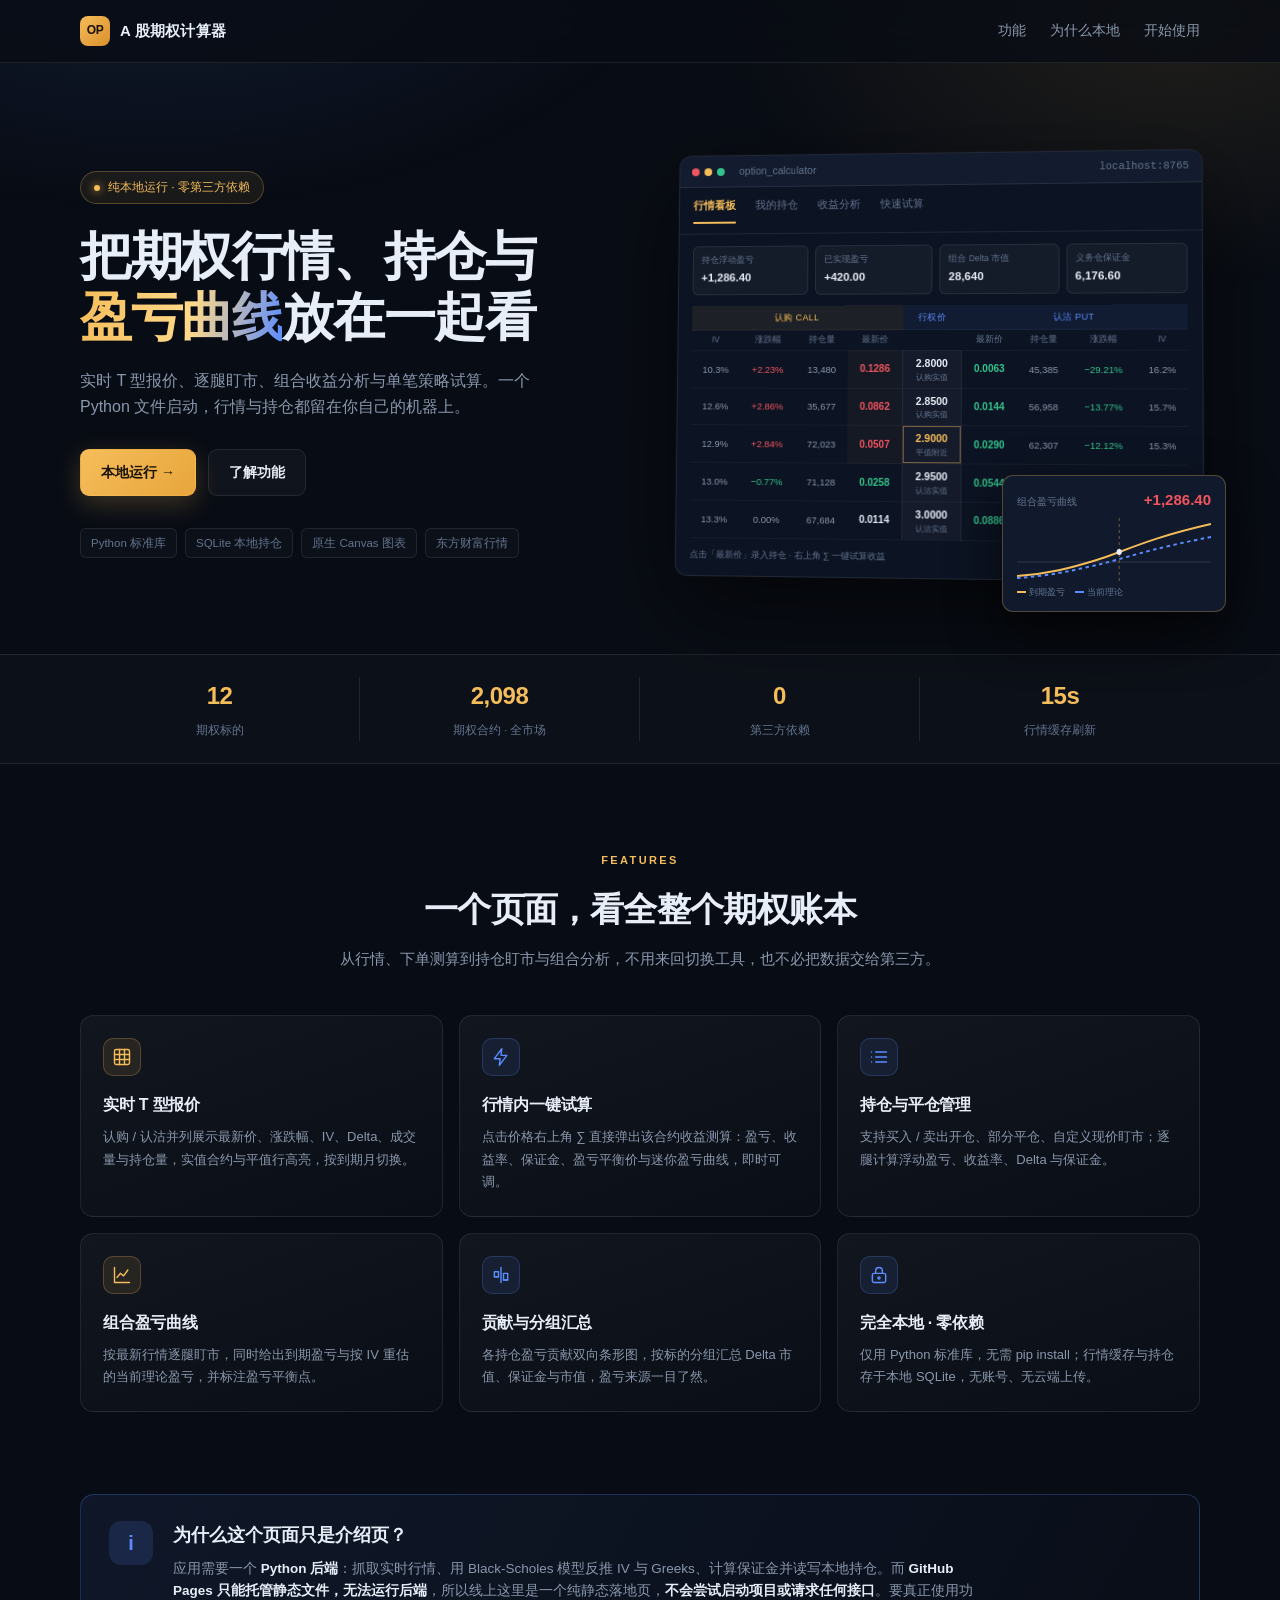
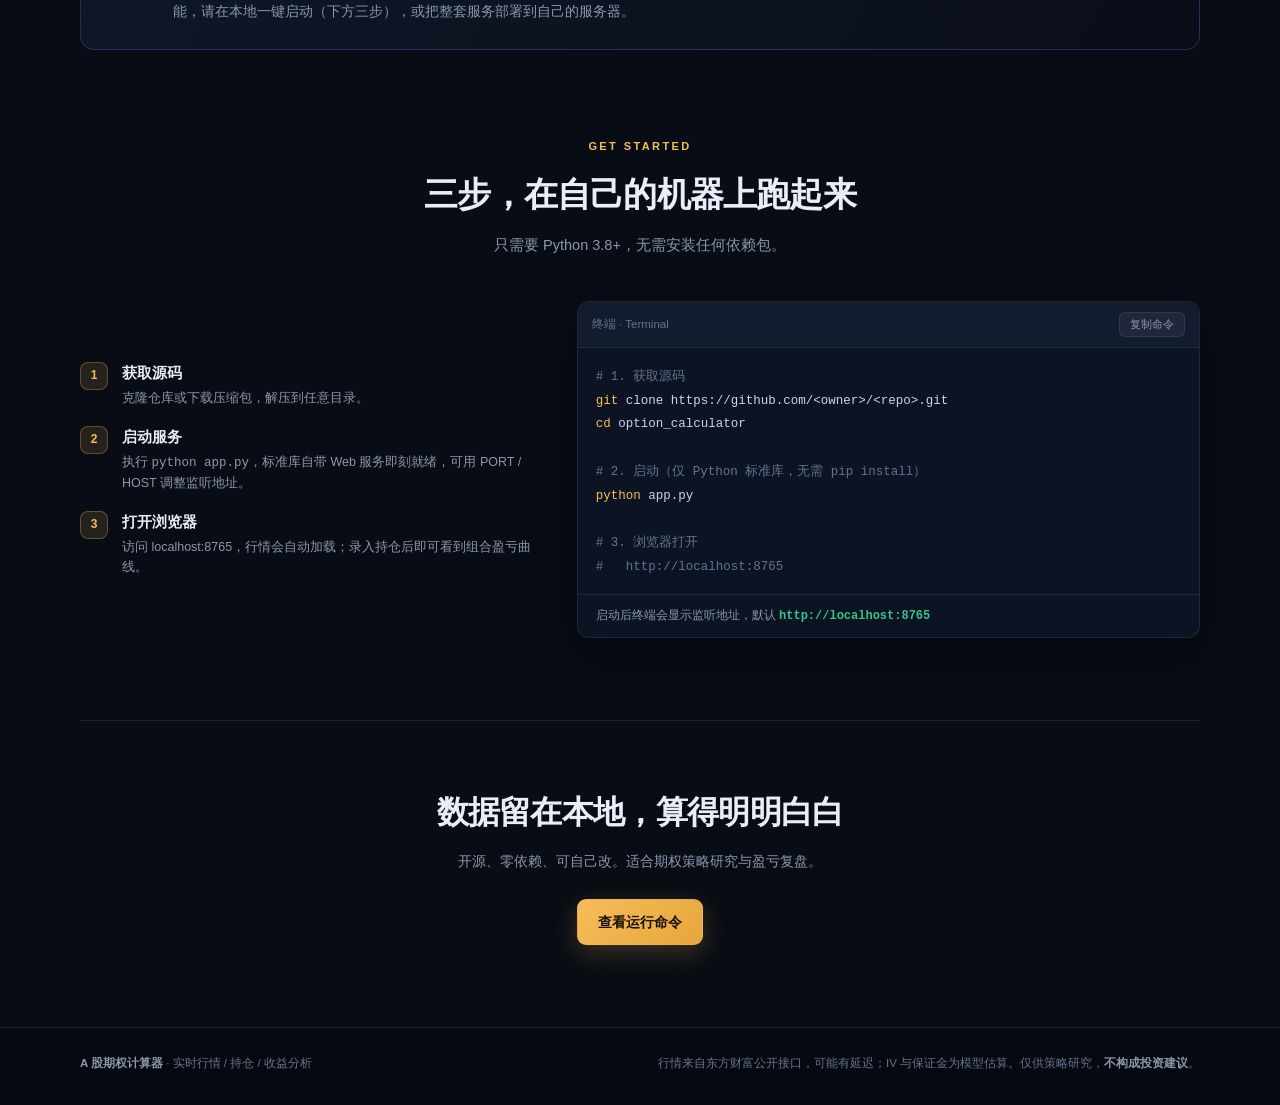
<file: docs/index.html>
<!DOCTYPE html>
<html lang="zh-CN">
<head>
<meta charset="UTF-8">
<meta name="viewport" content="width=device-width, initial-scale=1.0">
<meta name="description" content="A 股期权计算器：实时行情看板、持仓管理、组合收益分析与单笔策略试算。零第三方依赖，本地一键运行。">
<title>A 股期权计算器 · 实时行情 / 持仓 / 收益</title>
<link rel="icon" href="data:image/svg+xml,%3Csvg xmlns='http://www.w3.org/2000/svg' viewBox='0 0 64 64'%3E%3Crect width='64' height='64' rx='14' fill='%23f5bd5a'/%3E%3Ctext x='32' y='42' font-size='27' font-weight='bold' font-family='sans-serif' text-anchor='middle' fill='%231a1205'%3EOP%3C/text%3E%3C/svg%3E">
<style>
:root{
  --bg:#080c14;--surface:#0e1626;--line:rgba(255,255,255,.085);
  --text:#e8eef8;--muted:#8a98ad;--dim:#63748f;
  --gold:#f5bd5a;--blue:#5b8cff;--up:#f0555f;--down:#33c48d;
}
*{box-sizing:border-box;margin:0;padding:0}
html{scroll-behavior:smooth}
body{background:var(--bg);color:var(--text);font-family:-apple-system,BlinkMacSystemFont,"Segoe UI","Microsoft YaHei",sans-serif;line-height:1.6;-webkit-font-smoothing:antialiased;overflow-x:hidden;position:relative}
body::before{content:"";position:fixed;inset:0;z-index:0;pointer-events:none;background:radial-gradient(900px 520px at 12% -12%,rgba(91,140,255,.14),transparent 62%),radial-gradient(760px 440px at 92% 2%,rgba(245,189,90,.10),transparent 62%)}
.wrap{width:min(1120px,calc(100% - 40px));margin:0 auto;position:relative;z-index:1}
a{color:inherit;text-decoration:none}
.btn{display:inline-flex;align-items:center;justify-content:center;gap:8px;padding:11px 20px;border-radius:9px;font-size:14px;font-weight:600;border:1px solid transparent;cursor:pointer;transition:transform .18s,box-shadow .18s,background .18s,border-color .18s;white-space:nowrap}
.btn:hover{transform:translateY(-2px)}
.btn-primary{background:linear-gradient(135deg,#f5bd5a,#e8a63c);color:#1a1205;box-shadow:0 8px 26px rgba(245,189,90,.22)}
.btn-primary:hover{box-shadow:0 12px 32px rgba(245,189,90,.34)}
.btn-outline{background:rgba(255,255,255,.035);border-color:var(--line);color:var(--text)}
.btn-outline:hover{border-color:rgba(245,189,90,.5);background:rgba(245,189,90,.06)}
.btn-ghost{background:rgba(255,255,255,.035);border-color:var(--line);color:var(--muted);font-size:13px;padding:8px 15px}

/* nav */
.nav{position:sticky;top:0;z-index:20;background:rgba(8,12,20,.78);backdrop-filter:blur(14px);border-bottom:1px solid var(--line)}
.nav .wrap{display:flex;align-items:center;gap:28px;height:62px}
.brand{display:flex;align-items:center;gap:10px;font-weight:700;font-size:15px;letter-spacing:.2px}
.mark{width:30px;height:30px;border-radius:8px;background:linear-gradient(135deg,#f5bd5a,#d98f2b);color:#1a1205;font-size:12px;font-weight:800;display:grid;place-items:center;letter-spacing:-.5px}
.nav-links{display:flex;gap:24px;margin-left:auto;font-size:13.5px;color:var(--muted)}
.nav-links a:hover{color:var(--gold)}

/* hero */
.hero{display:grid;grid-template-columns:1.02fr 1fr;gap:54px;align-items:center;padding:88px 0 76px}
.pill{display:inline-flex;align-items:center;gap:8px;padding:6px 13px;border:1px solid rgba(245,189,90,.28);background:rgba(245,189,90,.07);color:var(--gold);font-size:12px;border-radius:99px;margin-bottom:22px}
.pill i{width:6px;height:6px;border-radius:50%;background:var(--gold);box-shadow:0 0 10px var(--gold)}
h1{font-size:clamp(32px,4.4vw,52px);line-height:1.17;letter-spacing:-1.4px;font-weight:750}
h1 span{background:linear-gradient(100deg,#f5bd5a,#ffd98a 55%,#5b8cff);-webkit-background-clip:text;background-clip:text;color:transparent;white-space:nowrap}
.hero p{color:var(--muted);font-size:16px;margin:20px 0 30px;max-width:490px}
.cta-row{display:flex;gap:12px;flex-wrap:wrap}
.tech-tags{display:flex;flex-wrap:wrap;gap:8px;margin-top:32px}
.tech-tags span{font-size:11.5px;color:var(--dim);border:1px solid var(--line);padding:5px 10px;border-radius:6px;background:rgba(255,255,255,.02)}

/* mock window */
.hero-visual{position:relative}
.app-window{background:#0c1322;border:1px solid var(--line);border-radius:13px;overflow:hidden;box-shadow:0 34px 90px rgba(0,0,0,.6),0 0 0 1px rgba(255,255,255,.02);transform:perspective(1400px) rotateY(-5deg) rotateX(2.5deg)}
.win-bar{height:32px;background:#131c2e;border-bottom:1px solid var(--line);display:flex;align-items:center;gap:7px;padding:0 12px;font-size:10.5px;color:var(--dim)}
.win-bar .dots{display:flex;gap:5px;margin-right:8px}
.win-bar .dots i{width:8px;height:8px;border-radius:50%;display:block}
.win-bar .dots i:nth-child(1){background:#f0555f}.win-bar .dots i:nth-child(2){background:#f5bd5a}.win-bar .dots i:nth-child(3){background:#33c48d}
.win-url{margin-left:auto;font-family:ui-monospace,SFMono-Regular,Consolas,monospace}
.app-tabs{display:flex;gap:20px;padding:10px 14px;font-size:10.5px;color:var(--dim);border-bottom:1px solid var(--line)}
.app-tabs b{color:var(--gold);font-weight:600;border-bottom:2px solid var(--gold);padding-bottom:8px}
.app-body{padding:12px 14px 14px}
.app-stats{display:grid;grid-template-columns:repeat(4,1fr);gap:7px;margin-bottom:11px}
.app-stats div{background:rgba(255,255,255,.035);border:1px solid var(--line);border-radius:6px;padding:7px 8px}
.app-stats span{display:block;font-size:8.5px;color:var(--dim)}
.app-stats strong{display:block;font-size:11.5px;font-weight:700;margin-top:2px}
.mock{width:100%;border-collapse:collapse;font-size:9.5px;font-variant-numeric:tabular-nums}
.mock th,.mock td{padding:4px 3px;text-align:center;color:var(--muted);border-bottom:1px solid rgba(255,255,255,.045);font-weight:400;white-space:nowrap}
.mock .grp th{font-size:9px;letter-spacing:.4px;padding:5px 3px}
.mock .grp th:nth-child(1){background:rgba(245,189,90,.07);color:var(--gold)}
.mock .grp th:nth-child(2){background:rgba(91,140,255,.07);color:var(--blue)}
.mock .grp th:nth-child(3){background:rgba(91,140,255,.07);color:var(--blue)}
.mock .col th{font-size:8.5px;color:var(--dim);padding:3px}
.mock .strike{background:rgba(255,255,255,.035);color:var(--text);font-weight:700;font-size:10.5px;border-left:1px solid var(--line);border-right:1px solid var(--line)}
.mock .strike small{display:block;font-size:7.5px;color:var(--dim);font-weight:400}
.mock .p{color:var(--text);font-weight:700;font-size:10px}
.mock .up{color:var(--up)}.mock .down{color:var(--down)}
.mock .atm .strike{color:var(--gold);box-shadow:inset 0 0 0 1px rgba(245,189,90,.45)}
.mock .itm-c{background:rgba(245,189,90,.035)}
.app-foot{margin-top:9px;font-size:9px;color:var(--dim);display:flex;justify-content:space-between}
.float-card{position:absolute;right:-26px;bottom:-34px;width:224px;background:#111a2c;border:1px solid rgba(245,189,90,.28);border-radius:11px;padding:12px 14px;box-shadow:0 20px 50px rgba(0,0,0,.6)}
.float-card .fc-top{display:flex;justify-content:space-between;align-items:baseline;font-size:10px;color:var(--dim)}
.float-card .fc-top b{font-size:15px;color:var(--up)}
.float-card svg{width:100%;height:64px;margin-top:6px;display:block}
.float-card .fc-legend{display:flex;gap:10px;font-size:8.5px;color:var(--dim);margin-top:4px}
.float-card .fc-legend i{display:inline-block;width:9px;height:2px;vertical-align:middle;margin-right:3px}

/* stats strip */
.strip{border-top:1px solid var(--line);border-bottom:1px solid var(--line);background:rgba(255,255,255,.015)}
.strip .wrap{display:grid;grid-template-columns:repeat(4,1fr);padding:22px 0}
.strip div{text-align:center;border-right:1px solid var(--line)}
.strip div:last-child{border-right:0}
.strip strong{display:block;font-size:24px;font-weight:750;color:var(--gold);letter-spacing:-.5px}
.strip span{font-size:11.5px;color:var(--dim)}

/* sections */
.section{padding:82px 0}
.sec-head{text-align:center;max-width:640px;margin:0 auto 44px}
.eyebrow{font-size:11px;letter-spacing:2.4px;color:var(--gold);font-weight:700}
.sec-head h2{font-size:clamp(24px,3vw,34px);letter-spacing:-.8px;margin:10px 0 12px}
.sec-head p{color:var(--muted);font-size:14.5px}
.feature-grid{display:grid;grid-template-columns:repeat(3,1fr);gap:16px}
.feature{background:linear-gradient(160deg,rgba(255,255,255,.045),rgba(255,255,255,.012));border:1px solid var(--line);border-radius:13px;padding:22px;transition:transform .2s,border-color .2s,background .2s}
.feature:hover{transform:translateY(-4px);border-color:rgba(245,189,90,.35);background:linear-gradient(160deg,rgba(245,189,90,.07),rgba(255,255,255,.012))}
.feature .ico{width:38px;height:38px;border-radius:10px;display:grid;place-items:center;background:rgba(91,140,255,.10);border:1px solid rgba(91,140,255,.22);color:var(--blue);margin-bottom:16px}
.feature:nth-child(3n+1) .ico{background:rgba(245,189,90,.10);border-color:rgba(245,189,90,.24);color:var(--gold)}
.feature h3{font-size:16px;margin-bottom:8px;letter-spacing:-.2px}
.feature p{font-size:13px;color:var(--muted);line-height:1.75}
.icon{width:20px;height:20px;fill:none;stroke:currentColor;stroke-width:1.7;stroke-linecap:round;stroke-linejoin:round}

/* notice */
.notice{display:grid;grid-template-columns:auto 1fr;gap:20px;align-items:start;background:linear-gradient(120deg,rgba(91,140,255,.09),rgba(91,140,255,.02));border:1px solid rgba(91,140,255,.26);border-radius:14px;padding:26px 28px}
.notice .badge{width:44px;height:44px;border-radius:12px;background:rgba(91,140,255,.14);display:grid;place-items:center;color:var(--blue);font-size:20px;font-weight:700}
.notice h3{font-size:18px;margin-bottom:8px}
.notice p{font-size:13.5px;color:var(--muted);max-width:820px}
.notice b{color:var(--text);font-weight:600}

/* start */
.start-grid{display:grid;grid-template-columns:.85fr 1.15fr;gap:36px;align-items:center}
.steps{display:flex;flex-direction:column;gap:18px}
.step{display:flex;gap:14px;align-items:flex-start}
.step .n{width:28px;height:28px;flex:0 0 28px;border-radius:8px;background:rgba(245,189,90,.12);border:1px solid rgba(245,189,90,.3);color:var(--gold);font-size:12px;font-weight:700;display:grid;place-items:center}
.step h4{font-size:14.5px;margin-bottom:3px}
.step p{font-size:12.5px;color:var(--muted)}
.code-card{background:#0c1322;border:1px solid var(--line);border-radius:12px;overflow:hidden;box-shadow:0 20px 50px rgba(0,0,0,.35)}
.code-head{display:flex;align-items:center;justify-content:space-between;padding:10px 14px;background:#131c2e;border-bottom:1px solid var(--line);font-size:11.5px;color:var(--dim)}
.code-head button{background:rgba(255,255,255,.05);border:1px solid var(--line);color:var(--muted);font-size:11px;padding:4px 10px;border-radius:6px;cursor:pointer}
.code-head button:hover{color:var(--gold);border-color:rgba(245,189,90,.4)}
.code-card pre{padding:18px 18px 14px;overflow-x:auto;font-family:ui-monospace,SFMono-Regular,Consolas,monospace;font-size:12.5px;line-height:1.9;color:#c9d6ea}
.code-card .c{color:var(--dim)}.code-card .g{color:var(--gold)}
.code-foot{padding:11px 18px;border-top:1px solid var(--line);font-size:12px;color:var(--muted)}
.code-foot b{color:var(--down);font-family:ui-monospace,Consolas,monospace}

/* final cta */
.final{text-align:center;padding:66px 0 82px;border-top:1px solid var(--line)}
.final h2{font-size:clamp(23px,3vw,32px);letter-spacing:-.7px;margin-bottom:12px}
.final p{color:var(--muted);font-size:14px;margin-bottom:26px}

footer{border-top:1px solid var(--line);background:rgba(0,0,0,.22);padding:26px 0 34px}
footer .wrap{display:flex;justify-content:space-between;gap:20px;flex-wrap:wrap;font-size:11.5px;color:var(--dim)}
footer b{color:var(--muted)}
.toast{position:fixed;bottom:28px;left:50%;transform:translateX(-50%) translateY(14px);background:#1a2539;border:1px solid rgba(245,189,90,.4);color:var(--text);font-size:13px;padding:10px 18px;border-radius:9px;opacity:0;pointer-events:none;transition:.25s;z-index:50}
.toast.show{opacity:1;transform:translateX(-50%) translateY(0)}
.js .reveal{opacity:0;transform:translateY(20px);transition:opacity .6s,transform .6s}
.js .reveal.in{opacity:1;transform:none}

@media(max-width:960px){
  .hero{grid-template-columns:1fr;gap:56px;padding:60px 0 70px}
  .app-window{transform:none}
  .float-card{right:0;bottom:-30px}
  .feature-grid{grid-template-columns:repeat(2,1fr)}
  .start-grid{grid-template-columns:1fr;gap:28px}
}
@media(max-width:620px){
  .nav-links{display:none}
  .nav .wrap{gap:10px}
  .nav .btn-ghost{margin-left:auto}
  .feature-grid{grid-template-columns:1fr}
  .strip .wrap{grid-template-columns:repeat(2,1fr);gap:18px 0}
  .strip div:nth-child(2){border-right:0}
  .strip strong{font-size:20px}
  .section{padding:60px 0}
  .float-card{width:190px;right:-6px}
  .notice{grid-template-columns:1fr;padding:22px}
}
@media(prefers-reduced-motion:reduce){*{animation:none!important;transition:none!important}.js .reveal{opacity:1;transform:none}}
</style>
</head>
<body>

<svg width="0" height="0" style="position:absolute" aria-hidden="true">
  <symbol id="i-grid" viewBox="0 0 24 24"><rect x="3" y="3" width="18" height="18" rx="2"/><path d="M3 9h18M3 15h18M9 3v18M15 3v18"/></symbol>
  <symbol id="i-bolt" viewBox="0 0 24 24"><path d="M13 2 4 14h7l-1 8 9-12h-7l1-8z"/></symbol>
  <symbol id="i-list" viewBox="0 0 24 24"><path d="M8 6h13M8 12h13M8 18h13M3 6h.01M3 12h.01M3 18h.01"/></symbol>
  <symbol id="i-chart" viewBox="0 0 24 24"><path d="M3 3v18h18"/><path d="m6 15 4-5 4 3 5-7"/></symbol>
  <symbol id="i-bars" viewBox="0 0 24 24"><path d="M12 3v18M4 8h5v6H4zM15 10h5v8h-5z"/><path d="M4 14h5M15 18h5"/></symbol>
  <symbol id="i-lock" viewBox="0 0 24 24"><rect x="4" y="10" width="16" height="11" rx="2"/><path d="M8 10V7a4 4 0 0 1 8 0v3"/><circle cx="12" cy="15.5" r="1.3"/></symbol>
</svg>

<header class="nav">
  <div class="wrap">
    <a class="brand" href="#top"><span class="mark">OP</span> A 股期权计算器</a>
    <nav class="nav-links"><a href="#features">功能</a><a href="#why">为什么本地</a><a href="#start">开始使用</a></nav>
    <a class="btn btn-ghost" id="repoBtn" href="https://github.com" target="_blank" rel="noopener">GitHub 源码 ↗</a>
  </div>
</header>

<main id="top">
  <section class="hero wrap">
    <div class="hero-copy">
      <div class="pill"><i></i> 纯本地运行 · 零第三方依赖</div>
      <h1>把期权行情、持仓与<span>盈亏曲线</span>放在一起看</h1>
      <p>实时 T 型报价、逐腿盯市、组合收益分析与单笔策略试算。一个 Python 文件启动，行情与持仓都留在你自己的机器上。</p>
      <div class="cta-row">
        <a class="btn btn-primary" href="#start">本地运行 →</a>
        <a class="btn btn-outline" href="#features">了解功能</a>
      </div>
      <div class="tech-tags"><span>Python 标准库</span><span>SQLite 本地持仓</span><span>原生 Canvas 图表</span><span>东方财富行情</span></div>
    </div>

    <div class="hero-visual">
      <div class="app-window">
        <div class="win-bar">
          <div class="dots"><i></i><i></i><i></i></div>
          <span>option_calculator</span>
          <span class="win-url">localhost:8765</span>
        </div>
        <div class="app-tabs"><b>行情看板</b><span>我的持仓</span><span>收益分析</span><span>快速试算</span></div>
        <div class="app-body">
          <div class="app-stats">
            <div><span>持仓浮动盈亏</span><strong class="up">+1,286.40</strong></div>
            <div><span>已实现盈亏</span><strong class="up">+420.00</strong></div>
            <div><span>组合 Delta 市值</span><strong>28,640</strong></div>
            <div><span>义务仓保证金</span><strong>6,176.60</strong></div>
          </div>
          <table class="mock">
            <thead>
              <tr class="grp"><th colspan="4">认购 CALL</th><th>行权价</th><th colspan="4">认沽 PUT</th></tr>
              <tr class="col"><th>IV</th><th>涨跌幅</th><th>持仓量</th><th>最新价</th><th></th><th>最新价</th><th>持仓量</th><th>涨跌幅</th><th>IV</th></tr>
            </thead>
            <tbody>
              <tr><td>10.3%</td><td class="up">+2.23%</td><td>13,480</td><td class="p up itm-c">0.1286</td><td class="strike">2.8000<small>认购实值</small></td><td class="p down">0.0063</td><td>45,385</td><td class="down">−29.21%</td><td>16.2%</td></tr>
              <tr><td>12.6%</td><td class="up">+2.86%</td><td>35,677</td><td class="p up itm-c">0.0862</td><td class="strike">2.8500<small>认购实值</small></td><td class="p down">0.0144</td><td>56,958</td><td class="down">−13.77%</td><td>15.7%</td></tr>
              <tr class="atm"><td>12.9%</td><td class="up">+2.84%</td><td>72,023</td><td class="p up itm-c">0.0507</td><td class="strike">2.9000<small>平值附近</small></td><td class="p down">0.0290</td><td>62,307</td><td class="down">−12.12%</td><td>15.3%</td></tr>
              <tr><td>13.0%</td><td class="down">−0.77%</td><td>71,128</td><td class="p down">0.0258</td><td class="strike">2.9500<small>认沽实值</small></td><td class="p down">0.0544</td><td>23,436</td><td class="down">−6.53%</td><td>15.5%</td></tr>
              <tr><td>13.3%</td><td>0.00%</td><td>67,684</td><td class="p">0.0114</td><td class="strike">3.0000<small>认沽实值</small></td><td class="p down">0.0886</td><td>10,440</td><td class="down">−6.64%</td><td>15.7%</td></tr>
            </tbody>
          </table>
          <div class="app-foot"><span>点击「最新价」录入持仓 · 右上角 ∑ 一键试算收益</span><span>红涨绿跌 · 行情为真实快照</span></div>
        </div>
      </div>
      <div class="float-card">
        <div class="fc-top"><span>组合盈亏曲线</span><b>+1,286.40</b></div>
        <svg viewBox="0 0 224 64" preserveAspectRatio="none" aria-hidden="true">
          <line x1="0" y1="44" x2="224" y2="44" stroke="rgba(255,255,255,.13)" stroke-width="1"/>
          <path d="M0 58 C36 56 62 50 92 42 S152 20 224 6" fill="none" stroke="#f5bd5a" stroke-width="2"/>
          <path d="M0 60 C36 58 62 53 92 47 S152 31 224 19" fill="none" stroke="#5b8cff" stroke-width="2" stroke-dasharray="4 4"/>
          <line x1="118" y1="0" x2="118" y2="64" stroke="rgba(245,189,90,.45)" stroke-width="1" stroke-dasharray="3 3"/>
          <circle cx="118" cy="34" r="3" fill="#e8eef8"/>
        </svg>
        <div class="fc-legend"><span><i style="background:#f5bd5a"></i>到期盈亏</span><span><i style="background:#5b8cff"></i>当前理论</span></div>
      </div>
    </div>
  </section>

  <section class="strip">
    <div class="wrap">
      <div><strong>12</strong><span>期权标的</span></div>
      <div><strong>2,098</strong><span>期权合约 · 全市场</span></div>
      <div><strong>0</strong><span>第三方依赖</span></div>
      <div><strong>15s</strong><span>行情缓存刷新</span></div>
    </div>
  </section>

  <section class="section wrap" id="features">
    <div class="sec-head reveal">
      <span class="eyebrow">FEATURES</span>
      <h2>一个页面，看全整个期权账本</h2>
      <p>从行情、下单测算到持仓盯市与组合分析，不用来回切换工具，也不必把数据交给第三方。</p>
    </div>
    <div class="feature-grid">
      <div class="feature reveal"><div class="ico"><svg class="icon"><use href="#i-grid"/></svg></div><h3>实时 T 型报价</h3><p>认购 / 认沽并列展示最新价、涨跌幅、IV、Delta、成交量与持仓量，实值合约与平值行高亮，按到期月切换。</p></div>
      <div class="feature reveal"><div class="ico"><svg class="icon"><use href="#i-bolt"/></svg></div><h3>行情内一键试算</h3><p>点击价格右上角 ∑ 直接弹出该合约收益测算：盈亏、收益率、保证金、盈亏平衡价与迷你盈亏曲线，即时可调。</p></div>
      <div class="feature reveal"><div class="ico"><svg class="icon"><use href="#i-list"/></svg></div><h3>持仓与平仓管理</h3><p>支持买入 / 卖出开仓、部分平仓、自定义现价盯市；逐腿计算浮动盈亏、收益率、Delta 与保证金。</p></div>
      <div class="feature reveal"><div class="ico"><svg class="icon"><use href="#i-chart"/></svg></div><h3>组合盈亏曲线</h3><p>按最新行情逐腿盯市，同时给出到期盈亏与按 IV 重估的当前理论盈亏，并标注盈亏平衡点。</p></div>
      <div class="feature reveal"><div class="ico"><svg class="icon"><use href="#i-bars"/></svg></div><h3>贡献与分组汇总</h3><p>各持仓盈亏贡献双向条形图，按标的分组汇总 Delta 市值、保证金与市值，盈亏来源一目了然。</p></div>
      <div class="feature reveal"><div class="ico"><svg class="icon"><use href="#i-lock"/></svg></div><h3>完全本地 · 零依赖</h3><p>仅用 Python 标准库，无需 pip install；行情缓存与持仓存于本地 SQLite，无账号、无云端上传。</p></div>
    </div>
  </section>

  <section class="wrap" id="why">
    <div class="notice reveal">
      <div class="badge">i</div>
      <div>
        <h3>为什么这个页面只是介绍页？</h3>
        <p>应用需要一个 <b>Python 后端</b>：抓取实时行情、用 Black-Scholes 模型反推 IV 与 Greeks、计算保证金并读写本地持仓。而 <b>GitHub Pages 只能托管静态文件，无法运行后端</b>，所以线上这里是一个纯静态落地页，<b>不会尝试启动项目或请求任何接口</b>。要真正使用功能，请在本地一键启动（下方三步），或把整套服务部署到自己的服务器。</p>
      </div>
    </div>
  </section>

  <section class="section wrap" id="start">
    <div class="sec-head reveal">
      <span class="eyebrow">GET STARTED</span>
      <h2>三步，在自己的机器上跑起来</h2>
      <p>只需要 Python 3.8+，无需安装任何依赖包。</p>
    </div>
    <div class="start-grid">
      <div class="steps reveal">
        <div class="step"><div class="n">1</div><div><h4>获取源码</h4><p>克隆仓库或下载压缩包，解压到任意目录。</p></div></div>
        <div class="step"><div class="n">2</div><div><h4>启动服务</h4><p>执行 <code>python app.py</code>，标准库自带 Web 服务即刻就绪，可用 PORT / HOST 调整监听地址。</p></div></div>
        <div class="step"><div class="n">3</div><div><h4>打开浏览器</h4><p>访问 localhost:8765，行情会自动加载；录入持仓后即可看到组合盈亏曲线。</p></div></div>
      </div>
      <div class="code-card reveal">
        <div class="code-head"><span>终端 · Terminal</span><button id="copyBtn" type="button">复制命令</button></div>
        <pre><code id="codeBlock"><span class="c"># 1. 获取源码</span>
<span class="g">git</span> clone https://github.com/&lt;owner&gt;/&lt;repo&gt;.git
<span class="g">cd</span> option_calculator

<span class="c"># 2. 启动（仅 Python 标准库，无需 pip install）</span>
<span class="g">python</span> app.py

<span class="c"># 3. 浏览器打开</span>
<span class="c">#   http://localhost:8765</span></code></pre>
        <div class="code-foot">启动后终端会显示监听地址，默认 <b>http://localhost:8765</b></div>
      </div>
    </div>
  </section>

  <section class="final wrap">
    <h2>数据留在本地，算得明明白白</h2>
    <p>开源、零依赖、可自己改。适合期权策略研究与盈亏复盘。</p>
    <div class="cta-row" style="justify-content:center">
      <a class="btn btn-primary" href="#start">查看运行命令</a>
      <a class="btn btn-outline" id="repoBtn2" href="https://github.com" target="_blank" rel="noopener">查看源码 ↗</a>
    </div>
  </section>
</main>

<footer>
  <div class="wrap">
    <div><b>A 股期权计算器</b> · 实时行情 / 持仓 / 收益分析</div>
    <div>行情来自东方财富公开接口，可能有延迟；IV 与保证金为模型估算。仅供策略研究，<b>不构成投资建议</b>。</div>
  </div>
</footer>
<div class="toast" id="toast">命令已复制</div>

<script>
(function(){
  document.documentElement.classList.add('js');
  var repo = null;
  if (location.hostname.endsWith('github.io')) {
    var parts = location.pathname.split('/').filter(Boolean);
    if (parts.length) repo = 'https://github.com/' + location.hostname.split('.')[0] + '/' + parts[0];
  }
  ['repoBtn','repoBtn2'].forEach(function(id){
    var el = document.getElementById(id);
    if (repo) el.href = repo; else el.style.display = 'none';
  });
  if (repo) {
    var code = document.getElementById('codeBlock');
    code.innerHTML = code.innerHTML.replace('https://github.com/&lt;owner&gt;/&lt;repo&gt;.git', repo + '.git');
  }

  var copyBtn = document.getElementById('copyBtn');
  copyBtn.addEventListener('click', function(){
    var text = document.getElementById('codeBlock').innerText;
    var done = function(){
      var t = document.getElementById('toast');
      t.classList.add('show');
      setTimeout(function(){ t.classList.remove('show'); }, 1800);
    };
    if (navigator.clipboard && navigator.clipboard.writeText) {
      navigator.clipboard.writeText(text).then(done, function(){});
    } else {
      var ta = document.createElement('textarea');
      ta.value = text; document.body.appendChild(ta); ta.select();
      try { document.execCommand('copy'); done(); } catch (e) {}
      document.body.removeChild(ta);
    }
  });

  if ('IntersectionObserver' in window) {
    var io = new IntersectionObserver(function(entries){
      entries.forEach(function(en){ if (en.isIntersecting) { en.target.classList.add('in'); io.unobserve(en.target); } });
    }, { threshold: .12 });
    document.querySelectorAll('.reveal').forEach(function(el){ io.observe(el); });
  } else {
    document.querySelectorAll('.reveal').forEach(function(el){ el.classList.add('in'); });
  }
})();
</script>
</body>
</html>
</file>
